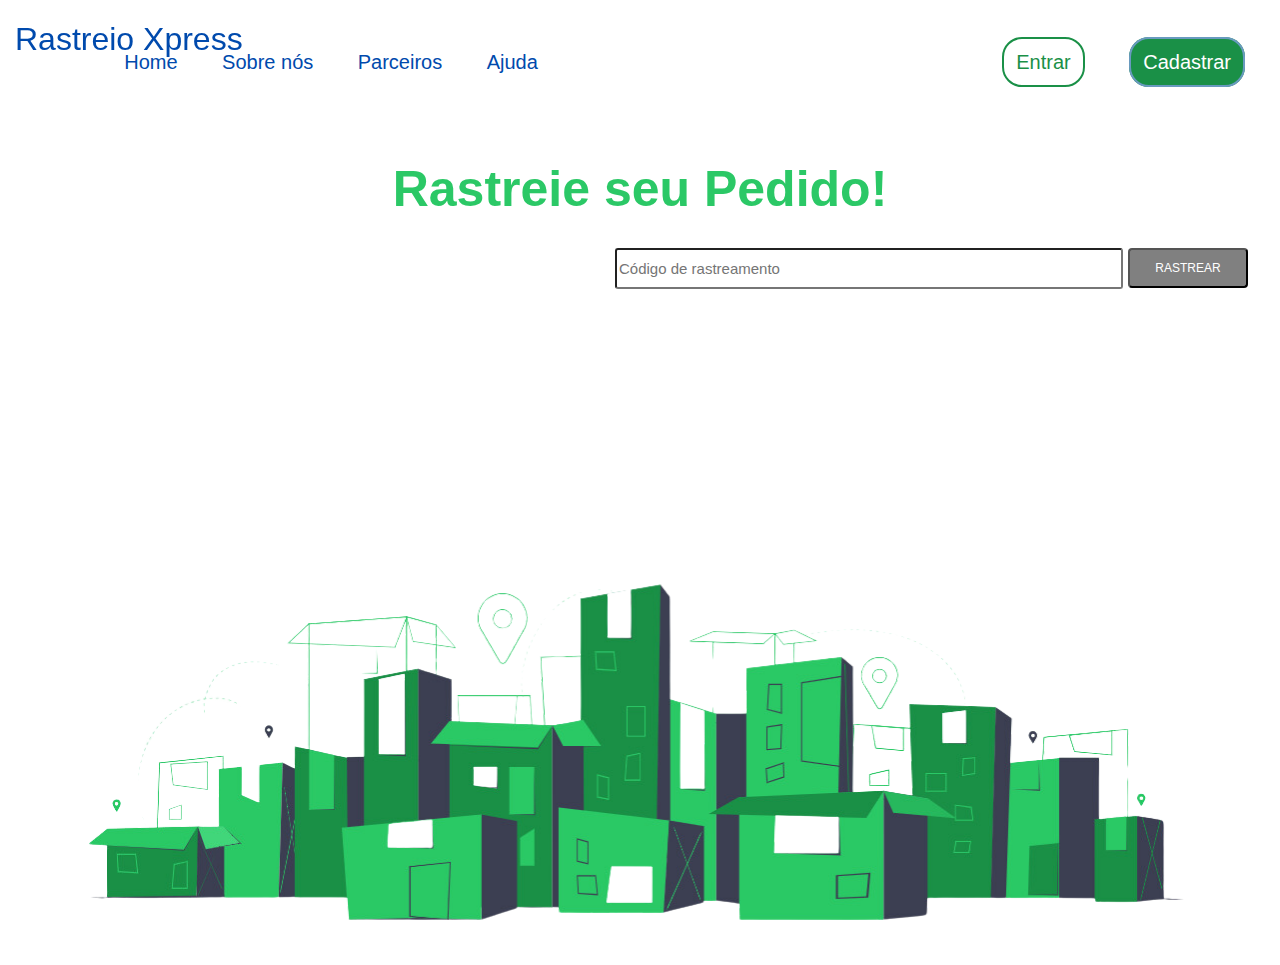
<file: index.html>
<!DOCTYPE html>
<html lang="en">
    <head>
        
        <title>teste</title>

        <meta charset="UTF-8">

        <link href="style.css" rel="stylesheet" type="text/css">
        
        <link href="img/icons8-favicon-pastel-glyph-96.png" rel="icon" >
        <script defer></script>
    
    </head>
    
    <body id="corpo">
        <header>
            <div id="Nome_empresa">
                
                <h1>Rastreio Xpress</h1>
                
            </div>
            <div id="barra">
            <ul>
                <li><a href="index.html">Home</a></li>
                <li><a href="sobre.html">Sobre nós</a></li>
                <li><a href="parceiros.html">Parceiros</a></li>
                <li><a href="ajuda.html">Ajuda</a></li>
                
                <li><a href="#" id="Entrar">Entrar</a></li>
                <li><a href="#" id="Cadastrar">Cadastrar</a></li>
            </ul>
            </div>
        </header>
        
        <main>
            <h2>Rastreie seu Pedido! </h2>
                
                    <div id="forms">               
                    <form  method="get">
                    <input type="text" placeholder="Código de rastreamento" id="texto">
                    <input type="submit" value="RASTREAR" id="botao">
                    </form>
                    </div>
            <article>
                <img id="imagem_inicial" src="img/boxes.svg">
            </article>
        </main>


    
    </body>

</html>
</file>
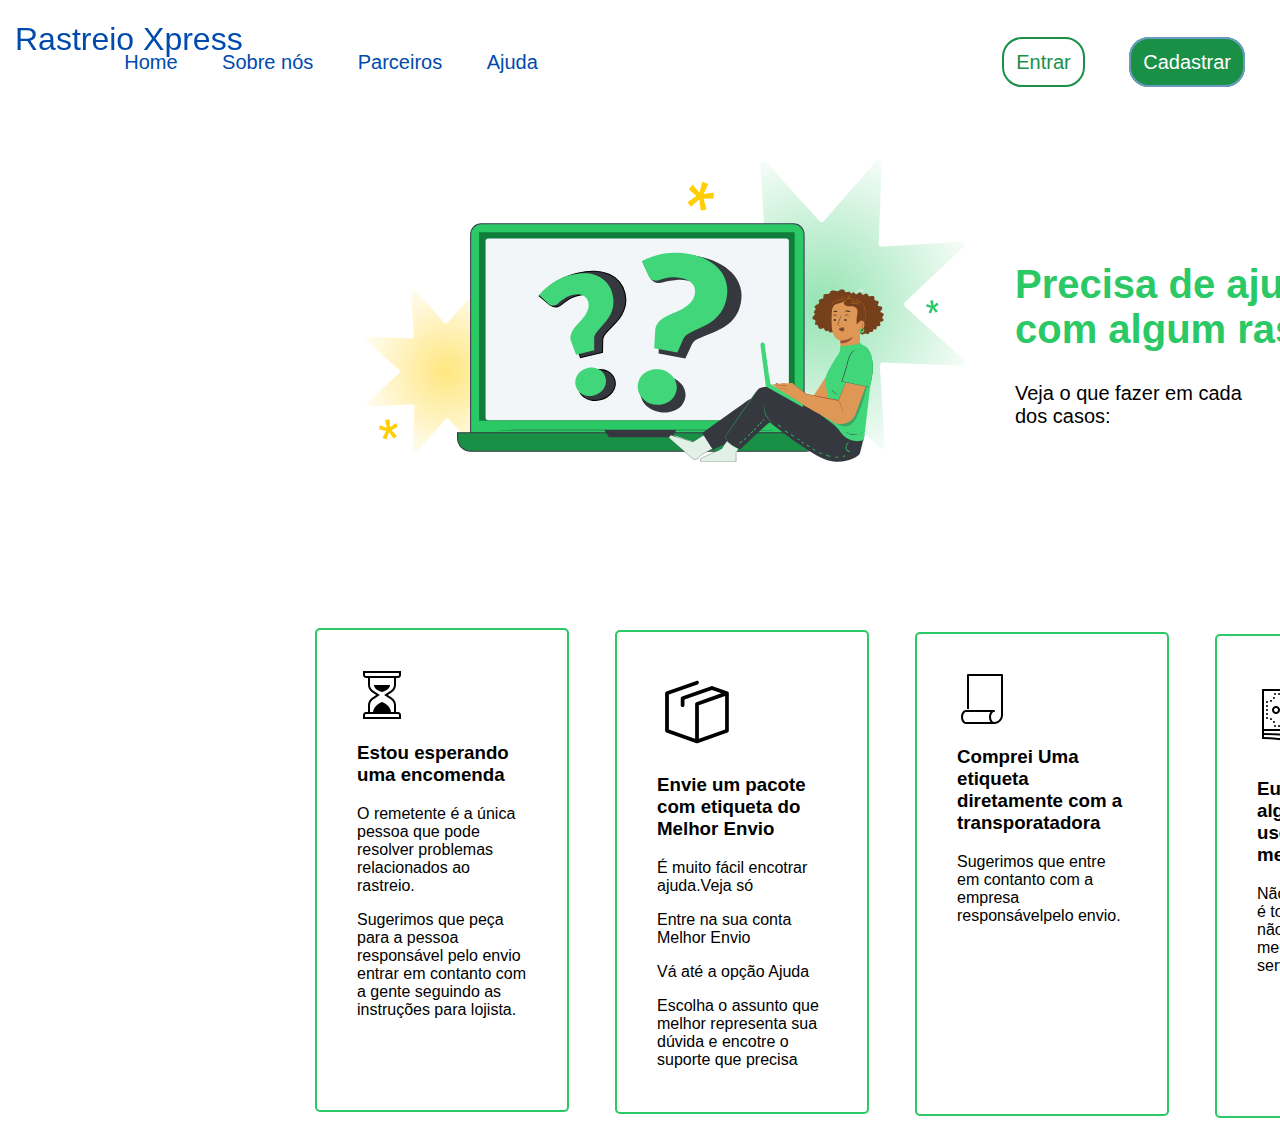
<file: ajuda.html>
<!DOCTYPE html>
<html lang="en">
    <head>
        
        <title>teste</title>

        <meta charset="UTF-8">

        <link href="style.css" rel="stylesheet" type="text/css">
        
        <link href="img/icons8-favicon-pastel-glyph-96.png" rel="icon" >
        <script defer></script>
    
    </head>
    
    <body id="corpo">
        <header>
            <div id="Nome_empresa">
                
                <h1>Rastreio Xpress</h1>
                
            </div>
            <div id="barra">
            <ul>
                <li><a href="index.html">Home</a></li>
                <li><a href="sobre.html">Sobre nós</a></li>
                <li><a href="parceiros.html">Parceiros</a></li>
                <li><a href="ajuda.html">Ajuda</a></li>
                
                <li><a href="#" id="Entrar">Entrar</a></li>
                <li><a href="#" id="Cadastrar">Cadastrar</a></li>
            </ul>
            </div>
        </header>
        
        <main>

            
            <img id="box_ajuda" src="img/need_help.svg">
           <div id="caixa_titulo3"> 
                <h2 id="titulo3">Precisa de ajuda com algum rastreio?</h2>
            </div>
            <p id="legenda5">Veja o que fazer em cada dos casos:</p>

            <div id="esperando">
                <img src="img/icons8-ampulheta-50.png">
                <h3>Estou esperando uma encomenda</h3>
                <p>O remetente é a única pessoa que pode resolver problemas relacionados ao rastreio.</p>
                <p>Sugerimos que peça para a pessoa responsável pelo envio entrar em contanto com a gente seguindo as instruções para lojista.</p>
            </div>
            <div id="envie">
                <img src="img/icons8-caixa.svg" id="caixa_svg">
                <h3>Envie um pacote com etiqueta do Melhor Envio</h3>
                <p>É muito fácil encotrar ajuda.Veja só</p>
                
                    <p>Entre na sua conta Melhor Envio</p>
                <p>Vá até a opção Ajuda</p>
            <p>Escolha o assunto que melhor representa sua dúvida e encotre o suporte que precisa</p>
                    
                
            </div>
            <div id="compre">
                <img src="img/icons8-papel-50.png">
                <h3>Comprei Uma etiqueta diretamente com a transporatadora </h3>
                <p>Sugerimos que entre em contanto com a empresa responsávelpelo envio.</p>
            </div>
            <div id="pagar">
                <img src="img/icons8-dinheiro-80.png">
                <h3>Eu vou pagar alguma taxa de uso ou mensalidade?</h3>

                <p>Não! O Melhor Rastreio é totalmente gratuito e não cobra nenhuma mensalide ou taxa pelo serviços.</p>
                
            </div>

                 
            
        </main>


    
    </body>

</html>
</file>
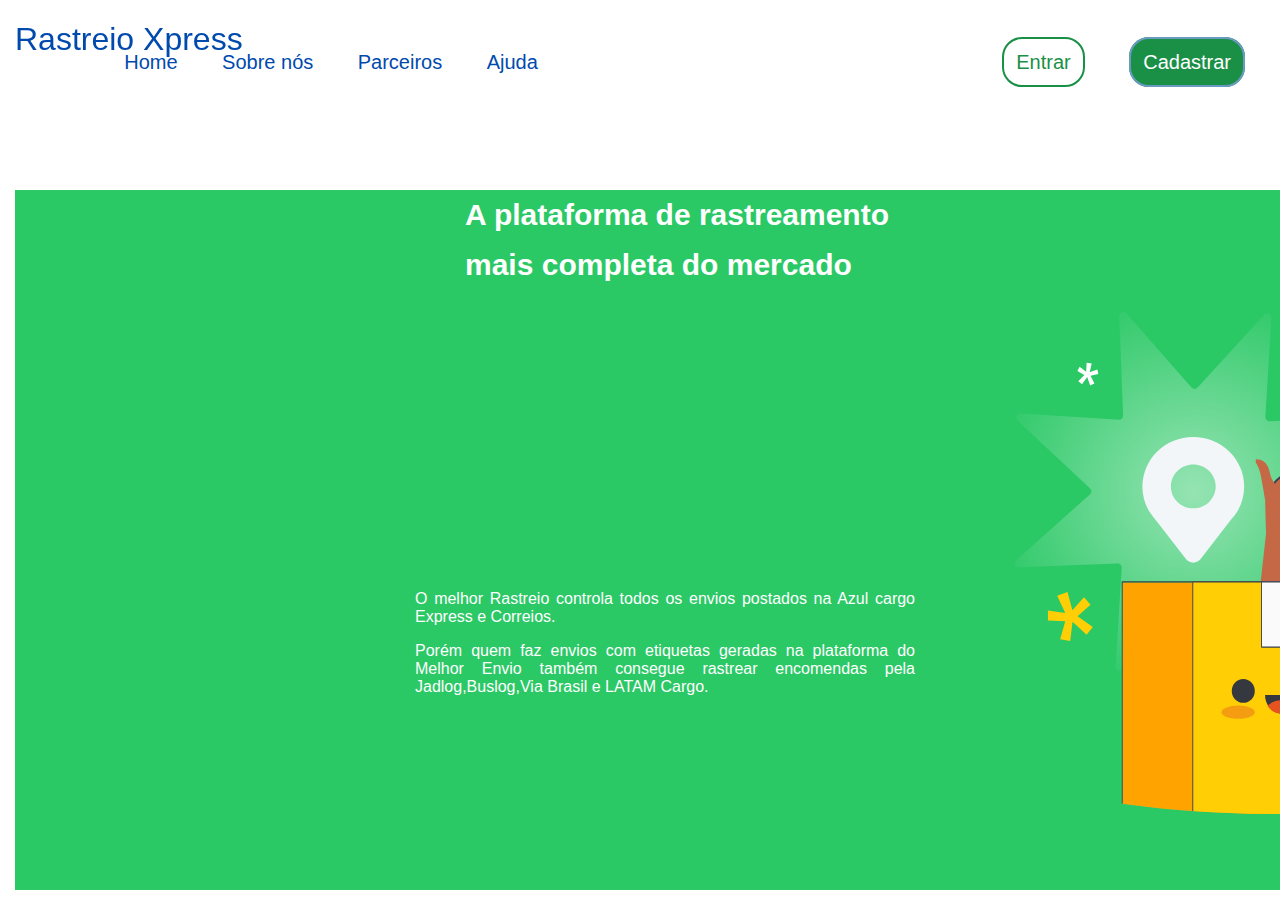
<file: parceiros.html>
<!DOCTYPE html>
<html lang="en">
    <head>
        
        <title>teste</title>

        <meta charset="UTF-8">

        <link href="style.css" rel="stylesheet" type="text/css">
        
        <link href="img/icons8-favicon-pastel-glyph-96.png" rel="icon" >
        <script defer></script>
    
    </head>
    
    <body id="corpo">
        <header>
            <div id="Nome_empresa">
                
                <h1>Rastreio Xpress</h1>
                
            </div>
            <div id="barra">
            <ul>
                <li><a href="index.html">Home</a></li>
                <li><a href="sobre.html">Sobre nós</a></li>
                <li><a href="parceiros.html">Parceiros</a></li>
                <li><a href="ajuda.html">Ajuda</a></li>
                
                <li><a href="#" id="Entrar">Entrar</a></li>
                <li><a href="#" id="Cadastrar">Cadastrar</a></li>
            </ul>
            </div>
        </header>
        
        <main>
            
            <article>
                
                <div id="back_back">
                    
                    <h3 id="titulo2">A plataforma de rastreamento mais completa do mercado</h3>
                    <div id="caixa_leg4">
                        <p id="legenda4">O melhor Rastreio controla todos os envios postados na Azul cargo Express e Correios.</p>
                        <p id="legenda4">Porém quem faz envios com etiquetas geradas na plataforma do Melhor Envio também consegue rastrear encomendas pela Jadlog,Buslog,Via Brasil e LATAM Cargo.</p>
                    </div>
                    <img id="back" src="img/image_green_background.svg">
                
                </div>
            
            </article>
        </main>


    
    </body>

</html>
</file>
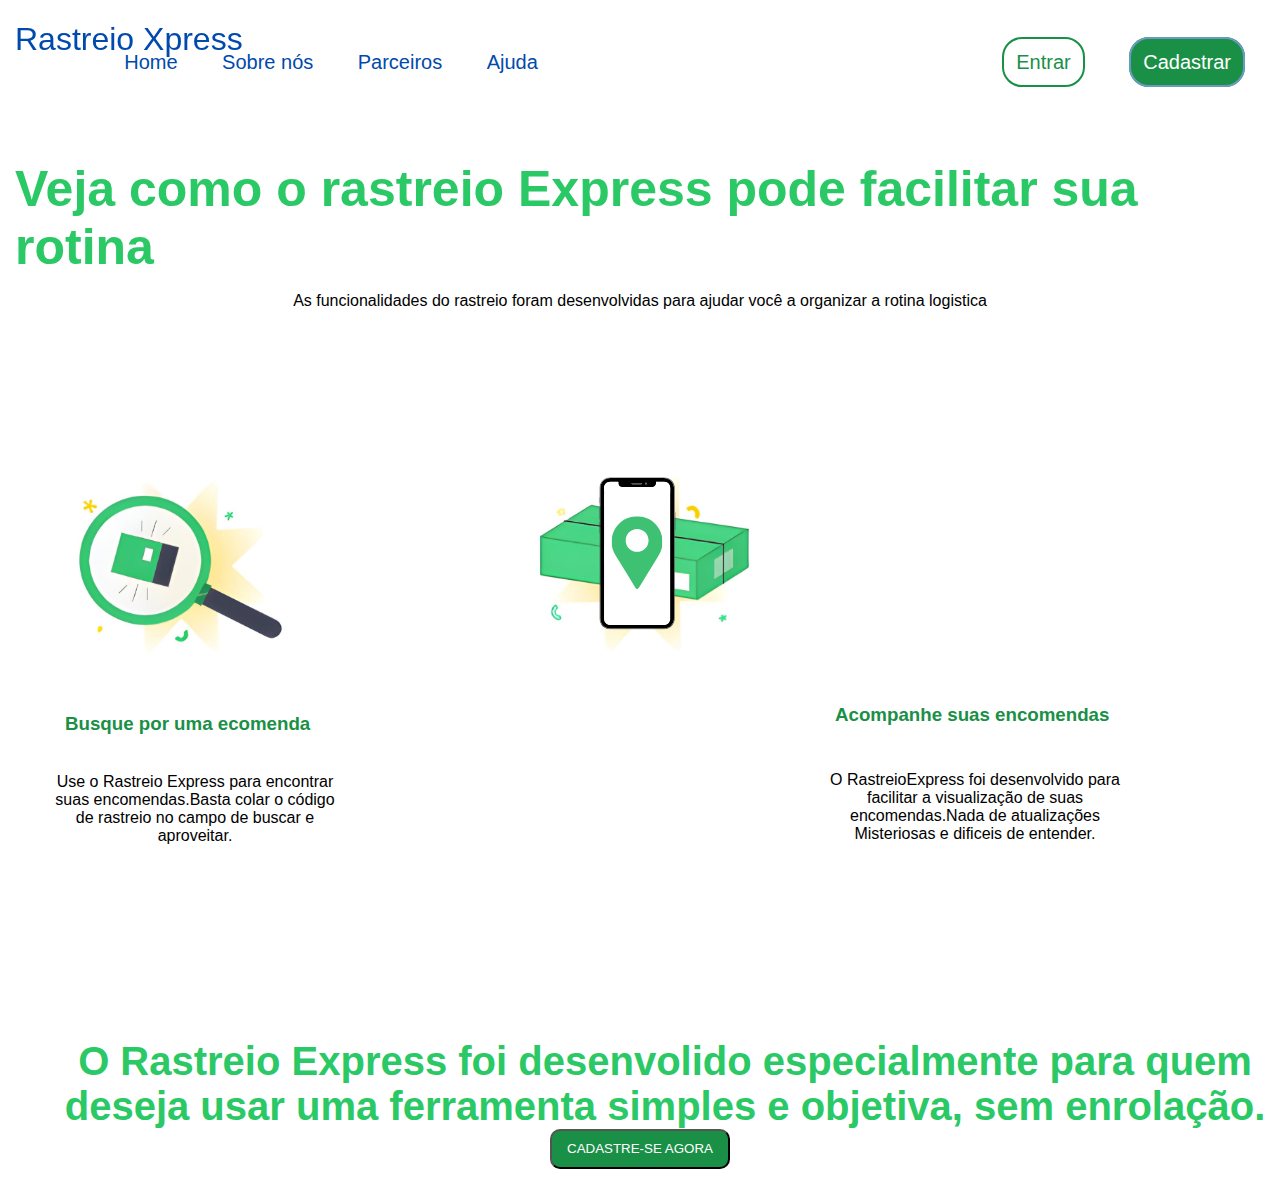
<file: sobre.html>
<!DOCTYPE html>
<html lang="en">
    <head>
        
        <title>teste</title>

        <meta charset="UTF-8">

        <link href="style.css" rel="stylesheet" type="text/css">
        
        <link href="img/icons8-favicon-pastel-glyph-96.png" rel="icon" >
        <script defer></script>
    
    </head>
    
    <body id="corpo">
        <header>
            <div id="Nome_empresa">
                
                <h1>Rastreio Xpress</h1>
                
            </div>
            <div id="barra">
            <ul>
                <li><a href="index.html">Home</a></li>
                <li><a href="sobre.html">Sobre nós</a></li>
                <li><a href="parceiros.html">Parceiros</a></li>
                <li><a href="ajuda.html">Ajuda</a></li>
                
                <li><a href="#" id="Entrar">Entrar</a></li>
                <li><a href="#" id="Cadastrar">Cadastrar</a></li>
            </ul>
            </div>
        </header>
        
        <main>
                <h2>Veja como o rastreio Express pode facilitar sua rotina </h2>
                
                <p id="texto1">As funcionalidades do rastreio foram desenvolvidas para ajudar você a organizar a rotina logistica</p>
                
                            <img src="img/search.svg" id="foto1" alt="lupa-caixa"> 
                
                            <img src="img/phone_loc.svg" id="foto2" alt="caixa-celular"> 
                
                            <img src="img/notification_bell.svg" id="foto3" alt="notificação">

                            <h3 id="legenda1">Busque por uma ecomenda</h3>
                            
                            <h3 id="legenda2">Acompanhe suas encomendas</h3>
                            
                            <h3 id="legenda3">Receba notificações</h3>

                            <p id="desc1">Use o Rastreio Express para encontrar suas encomendas.Basta colar o código de rastreio no campo de buscar e aproveitar.</p>
                            <p id="desc2">O RastreioExpress foi desenvolvido para facilitar a visualização de suas encomendas.Nada de atualizações Misteriosas e dificeis de entender.</p>
                            <p id="desc3">No Rastreio Express você acompnha tudo o que acontece com a sua encomenda diretamente no seu e-mail.</p>
                    
                    
                    <div id="div">
                        
                            <h2 id="final">O Rastreio Express foi desenvolido especialmente para quem deseja usar uma ferramenta simples e objetiva, sem enrolação.</h2>
                            
                            <button>CADASTRE-SE AGORA</button>
                    </div>
            
        </main>


    
    </body>

</html>
</file>
<file: style.css>
body{
    max-width: 2000px;
    margin: 0 auto;
    padding: 15px;
    font-family:"arial";
}
li{
    display: inline-block;
    margin:20px;
   
}

header{
    display:flex;
    flex-direction: row;
    justify-content: space-between;
    align-items: center;
    
} 
 
h1{
    color:#004AAD;
    font-weight: 200;
    align-items: center;
    position: fixed;
    top:0;
    left:20; 
}
main{
    display:flex;
    flex-direction: column;
    margin-top:50px;
}
h2{
    color:#2BC866;
    font-weight: 200px;
    font-size: 50px;
    margin: auto;
    align-items: center;
}
a{
    color:#004AAD;
    font-size:20px;
    text-decoration: none;
    
    
    
}
a:hover{
    color:#1A9047;
    transition:0.3;
}

#texto{
    float: left;
    margin-left: 600px;
    margin-top: 30px;
    width: 500px;
    height: 35px;
    border-radius: 3px;
    font-size: 15px;
}
#botao{
    
    background-color: grey; 
    color:white;
    padding:10px;
    margin-top: 30px;
    margin-bottom: 250px;
    width: 120px;
    height: 40px;
    margin-left: 5px;
    border-radius: 4px;
    font-size: 12px;
    
    
}
#botao:hover{
    
    background-color:red; 
    color:black;
    
    
}
#Entrar{
    color: #1A9047;
    border:2px solid #1A9047;
    padding:12px;
    border-radius: 20px;
    margin-left:420px;
    
}
#Entrar:hover{
    color: #004AAD;
    border:2px solid #004AAD;
    background-color: #1A9047;
    transition: 0.5s;
}
#Cadastrar{
    width: 200px;
    color:white;
    background-color: #1A9047;
    border:2px solid #699ABF;
    padding:12px;
    border-radius: 20px;
}
#Cadastrar:hover{
    color:black;
    background-color: #004AAD;
    border:2px solid #004AAD;
    transition: 0.5s;
    
}
#imagem_inicial{
    display: block;
    margin: auto;
}
/*Página de suporte*/

#texto1{
    text-align: center;
}
  
#foto1{
    width: 300px;
    margin-top:120px;
    
    
    
}
#foto2{
    width: 300px;
    margin: auto;
    margin-top:-270px;

}
#foto3{
    width: 300px;
    margin-left:1500px;
    margin-top:-280px;
    
    
}
#legenda1{
    margin-left: 50px;
    color: #1A9047;
}
#legenda2{
    color: #1A9047;
    margin-left: 820px;
    margin-top:-50px;
}
#legenda3{
    color: #1A9047;
    margin-left: 1560px;
    margin-top:-50px;
}
#desc1{
    width: 300px;
    text-align: center;
    margin-left: 30px;

}

#desc2{
    width: 300px;
    text-align: center;
    margin-left: 810px;
    margin-top: -90px;

}
#desc3{
    width: 300px;
    text-align: center;
    margin-left: 1500px;
    margin-top: -90px;

}
button{
    border-radius: 10px;
    height: 40px;
    width: 180px;
    background-color: #1A9047;
    color:white;
    display: block;
    margin:auto;


}
button:hover{
    background-color: #004AAD;
    color:white;
    


}
#final{
    color:#2BC866;
    font-weight: 200px;
    width: 1300px;
    font-size: 40px;
    margin: auto;
    margin-top: 200px;
    text-align: center;
}
/*Parceiros*/
#back_back{
    display: block;
    background-color: #2BC866;
    width: 1900px;
    height: 700px;
   
    

}
#back{
    width: 600px;
    display: flex;
    margin-left: 1000px;
    margin-top: -400px;
}

#titulo2{
    display: block;
    color: white;
    line-height: 50px;
    width: 500px;
    font-size: 30px;
    margin-left: 450px;
    
    
    
}
#caixa_leg4{
    width: 500px;
    margin-left: 400px;
    margin-top: 300px;
}
#legenda4{
    text-align: justify;
    color: white;
}
/*ajuda*/
#box_ajuda{
    width:600px;
    margin-left: 350px;
}
#titulo3{
    margin-left: 600px;
    font-size: 40px;
}
#caixa_titulo3{
    width: 1000px;    
    margin-left: 400px;
    margin-top: -200px;
}
#legenda5{
    margin-left:1000px;
    margin-top:30px ;
    font-size: 20px;
}
#esperando{
    width: 170px;
    height:400px;
    padding:40px;
    border:2px solid #2BC866;
    border-radius: 5px;
    margin-top: 180px;
    margin-left:300px;
}
#envie{
        display: block;
        width: 170px;
        height:400px;
        padding:40px;
        border:2px solid #2BC866;
        border-radius: 5px;
        margin-top: -482px;
        margin-left:600px;
    
}
#compre{
        width: 170px;
        height:400px;
        padding:40px;
        border:2px solid #2BC866;
        border-radius: 5px;
        margin-top: -482px;
        margin-left:900px;
}
#pagar{
        width: 170px;
        height:400px;
        padding:40px;
        border:2px solid #2BC866;
        border-radius: 5px;
        margin-top: -482px;
        margin-left:1200px;
}
#caixa_svg{
    color: #2BC866;
    width: 80px;
}
</file>
